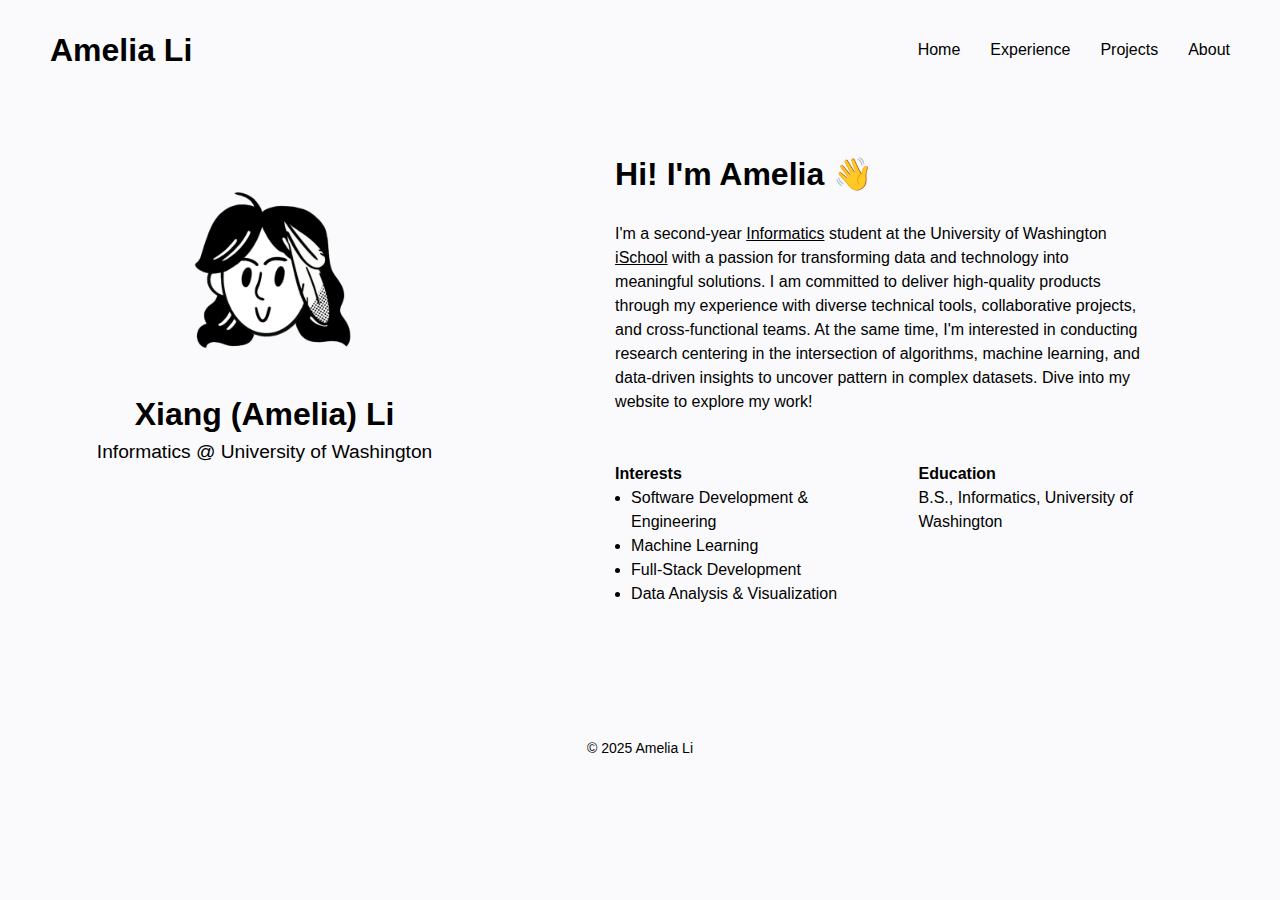
<file: index.html>
<!DOCTYPE html>
<html lang="en">
<head>
    <meta charset="utf-8">
    <meta name="author" content="Amelia Li">
    <meta name="description" content="Amelia Li's Portfolio">
    <title>Amelia Li</title>
    <link rel="stylesheet" href="css/style.css">
    <link rel="icon" href="img/notion.png" type="image/x-icon">
    <meta name="viewport" content="width=device-width, initial-scale=1, shrink-to-fit=no">
</head>

<body>
    <nav>
        <div class="logo">
            <h1><a href="https://ameliali.com/">Amelia Li</a></h1>
        </div>

        <ul id="menuList">
            <li><a href="index.html">Home</a></li>
            <li><a href="experience.html">Experience</a></li>
            <li><a href="projects.html">Projects</a></li>
            <li><a href="about.html">About</a></li>
        </ul>

        <div class="menu-icon">
            <img src="img/notion.png" alt="menu" onclick="toggleMenu()">
        </div>
    </nav>

    <script>
        let menuList = document.getElementById("menuList")
        menuList.style.maxHeight = "0px";

        function toggleMenu() {
            if (menuList.style.maxHeight == "0px")
            {
                menuList.style.maxHeight = "300px";
            }
            else {
                menuList.style.maxHeight = "0px";
            }
        }
        
    </script>


    <main class="split-page">
        <div class="sec1">
            <img src="img/notion.png" alt="Amelia Li Profile Picture" class="profilepic">
            <p class="name">Xiang (Amelia) Li</p>
            <p>Informatics @ University of Washington</p>

            <br>

            <div class="icons">
                <!-- <a href="https://github.com/amelial9" target="_blank"><img src="img/GitHub.png" alt="GitHub link" class="iconlinks"></a>
                <a href="https://www.linkedin.com/in/amelial9/" target="_blank"><img src="img/LinkedIn Circled.png" alt="LinkedIn link" class="iconlinks"></a>
                <a href="mailto:amelial9@uw.edu"><img src="img/Circled Envelope.png" alt="Email link" class="iconlinks"></a> -->
            </div>
        </div>

        <div class="break">
            <br>
            <br>
            <br>
        </div>

        <div class="sec2">
            <h1>Hi! I'm Amelia 👋</h1>
            <br>
            <p class="intro">
                I'm a second-year <a href="https://ischool.uw.edu/programs/informatics/what-is-informatics" target="_blank">Informatics</a> student at the University of Washington <a href="https://ischool.uw.edu/about" target="_blank">iSchool</a> with a passion for transforming data and technology into meaningful solutions. I am committed to deliver high-quality products through my experience with diverse technical tools, collaborative projects, and cross-functional teams. At the same time, I'm interested in conducting research centering in the intersection of algorithms, machine learning, and data-driven insights to uncover pattern in complex datasets. Dive into my website to explore my work!
            </p>
            
            <br>
            <br>

            <div class="subsec">
                <div class="sub1">
                    <p class="descipTitle">Interests</p>
                    <ul>
                        <li>Software Development & Engineering</li>
                        <li>Machine Learning</li>
                        <li>Full-Stack Development</li>
                        <li>Data Analysis & Visualization</li>
                    </ul>
                </div>
                <div class="sub2">
                    <p class="descipTitle">Education</p>
                    <p>B.S., Informatics, University of Washington</p>
                </div>
            </div>
        </div>

    </main>

    <br>
    <br>
    <br>

    <footer style="text-align: center; padding: 10px; font-size: 14px; color: black;">
        <p>© 2025 Amelia Li</p>
    </footer>

</body>
</html>
</file>
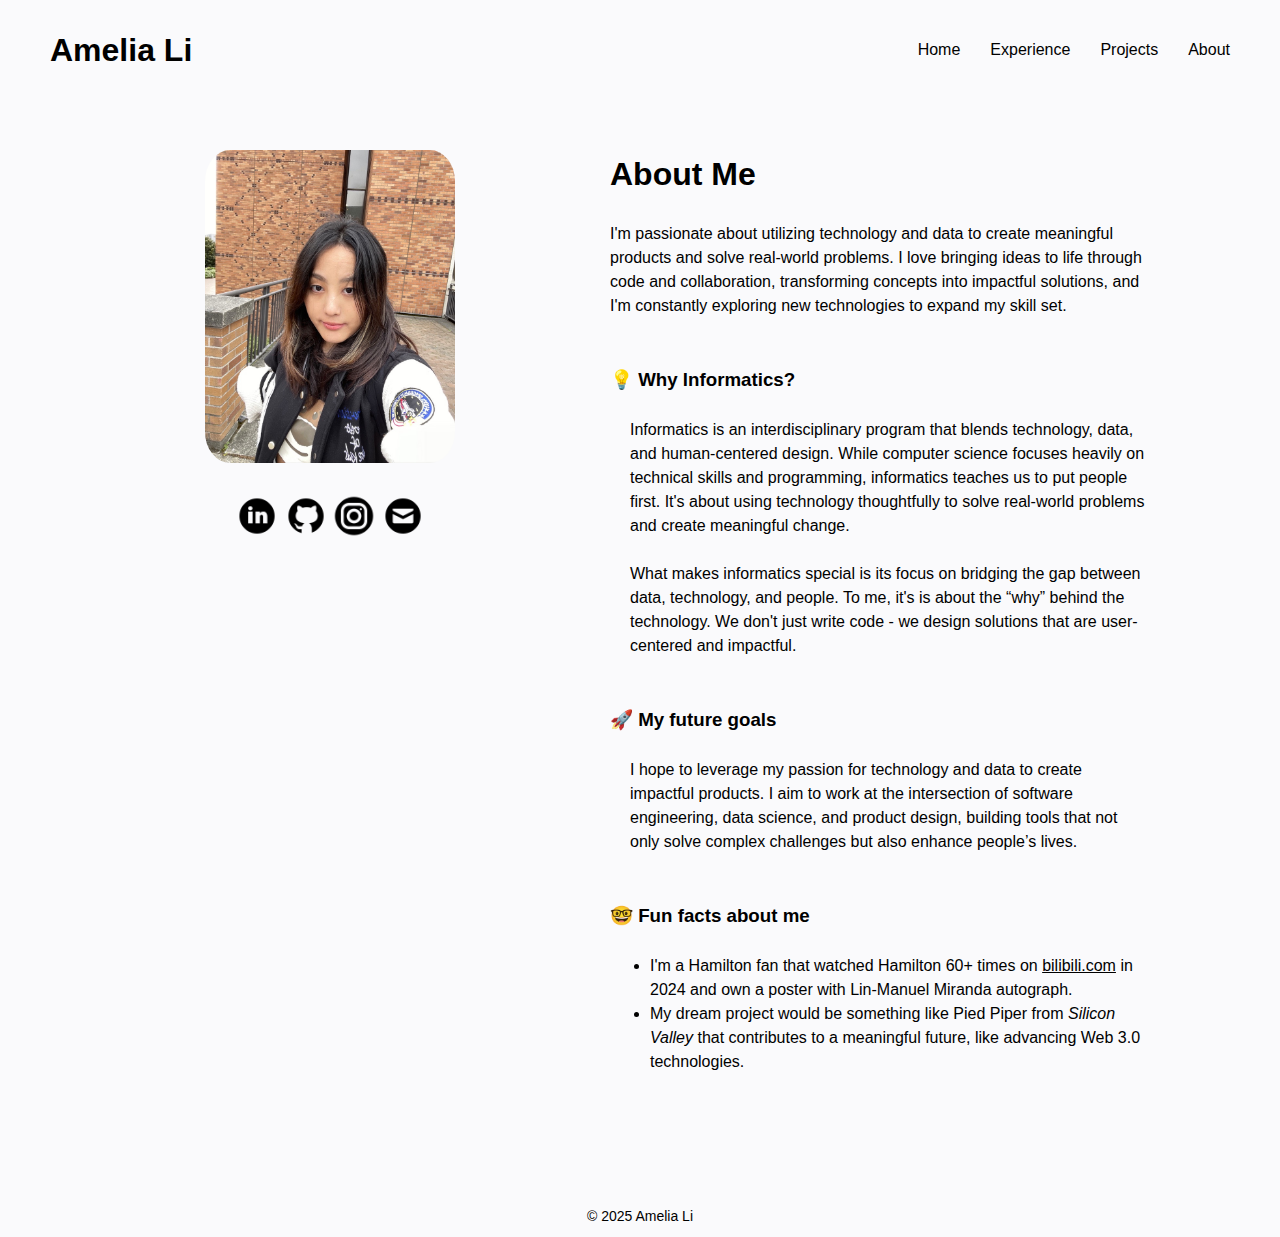
<file: about.html>
<!DOCTYPE html>
<html lang="en">
<head>
    <meta charset="utf-8">
    <meta name="author" content="Amelia Li">
    <meta name="description" content="Amelia Li's Portfolio">
    <title>About Amelia</title>
    <link rel="stylesheet" href="css/style.css">
    <link rel="icon" href="img/notion.png" type="image/x-icon">
    <meta name="viewport" content="width=device-width, initial-scale=1, shrink-to-fit=no">
</head>

<body>
    <nav>
        <div class="logo">
            <h1><a href="https://ameliali.com/">Amelia Li</a></h1>
        </div>
        
        <ul id="menuList">
            <li><a href="index.html">Home</a></li>
            <li><a href="experience.html">Experience</a></li>
            <li><a href="projects.html">Projects</a></li>
            <li><a href="about.html">About</a></li>
        </ul>

        <div class="menu-icon">
            <img src="img/notion.png" alt="menu" onclick="toggleMenu()">
        </div>
    </nav>

    <script>
        let menuList = document.getElementById("menuList")
        menuList.style.maxHeight = "0px";

        function toggleMenu() {
            if (menuList.style.maxHeight == "0px")
            {
                menuList.style.maxHeight = "300px";
            }
            else {
                menuList.style.maxHeight = "0px";
            }
        }
        
    </script>
    
    <main class="aboutpage split-page">
        <div class="sec1">
            <div class="mypic">
                <img src="img/me.jpg" alt="Amelia Li's picture">
            </div>

            <br>

            <div class="icons">
                <a href="https://www.linkedin.com/in/amelial9/" target="_blank"><img src="img/LinkedIn Circled.png" alt="LinkedIn link" class="iconlinks"></a>
                <a href="https://github.com/amelial9" target="_blank"><img src="img/GitHub.png" alt="GitHub link" class="iconlinks"></a>
                <a href="https://www.instagram.com/milyl9_/" target="_blank"><img src="img/Instagram Circle.png" alt="Instagram link" class="iconlinks"></a>
                <a href="mailto:amelial9@uw.edu"><img src="img/Circled Envelope.png" alt="Email link" class="iconlinks"></a>
            </div>
        </div>

        <div class="break">
            <br>
            <br>
            <br>
        </div>

        <div class="sec2">
            <h1>About Me</h1>
            <br>
            <p class="intro">
                I'm passionate about utilizing technology and data to create meaningful products and solve real-world problems. I love bringing ideas to life through code and collaboration, transforming concepts into impactful solutions, and I'm constantly exploring new technologies to expand my skill set.
            </p>
            
            <br>
            <br>

            <div class="aboutsec">
                <h3>💡 Why Informatics?</h3>
                <br>
                <p>
                    Informatics is an interdisciplinary program that blends technology, data, and human-centered design. While computer science focuses heavily on technical skills and programming, informatics teaches us to put people first. It's about using technology thoughtfully to solve real-world problems and create meaningful change.
                </p>
                <br>
                <p>
                    What makes informatics special is its focus on bridging the gap between data, technology, and people. To me, it's is about the “why” behind the technology. We don't just write code - we design solutions that are user-centered and impactful.
                </p>
            </div>

            <br>
            <br>

            <div class="aboutsec">
                <h3>🚀 My future goals</h3>
                <br>
                <p>
                    I hope to leverage my passion for technology and data to create impactful products. I aim to work at the intersection of software engineering, data science, and product design, building tools that not only solve complex challenges but also enhance people’s lives.
                </p>
            </div>
            
            <br>
            <br>

            <div class="aboutsec">
                <h3>🤓 Fun facts about me</h3>
                <br>
                <ul>
                    <li>
                        I'm a Hamilton fan that watched Hamilton 60+ times on <a href="https://www.bilibili.com/video/BV1RS4y1A7nV/?spm_id_from=333.1387.favlist.content.click" target="_blank">bilibili.com</a> in 2024 and own a poster with Lin-Manuel Miranda autograph.
                    </li>
                    <li>
                        My dream project would be something like Pied Piper from <i>Silicon Valley</i> that contributes to a meaningful future, like advancing Web 3.0 technologies.
                    </li>
                </ul>
            </div>

        </div>

    </main>

    <br>
    <br>
    <br>

    <footer style="text-align: center; padding: 10px; font-size: 14px; color: black;">
        <p>© 2025 Amelia Li</p>
    </footer>

</body>

</html>
</file>
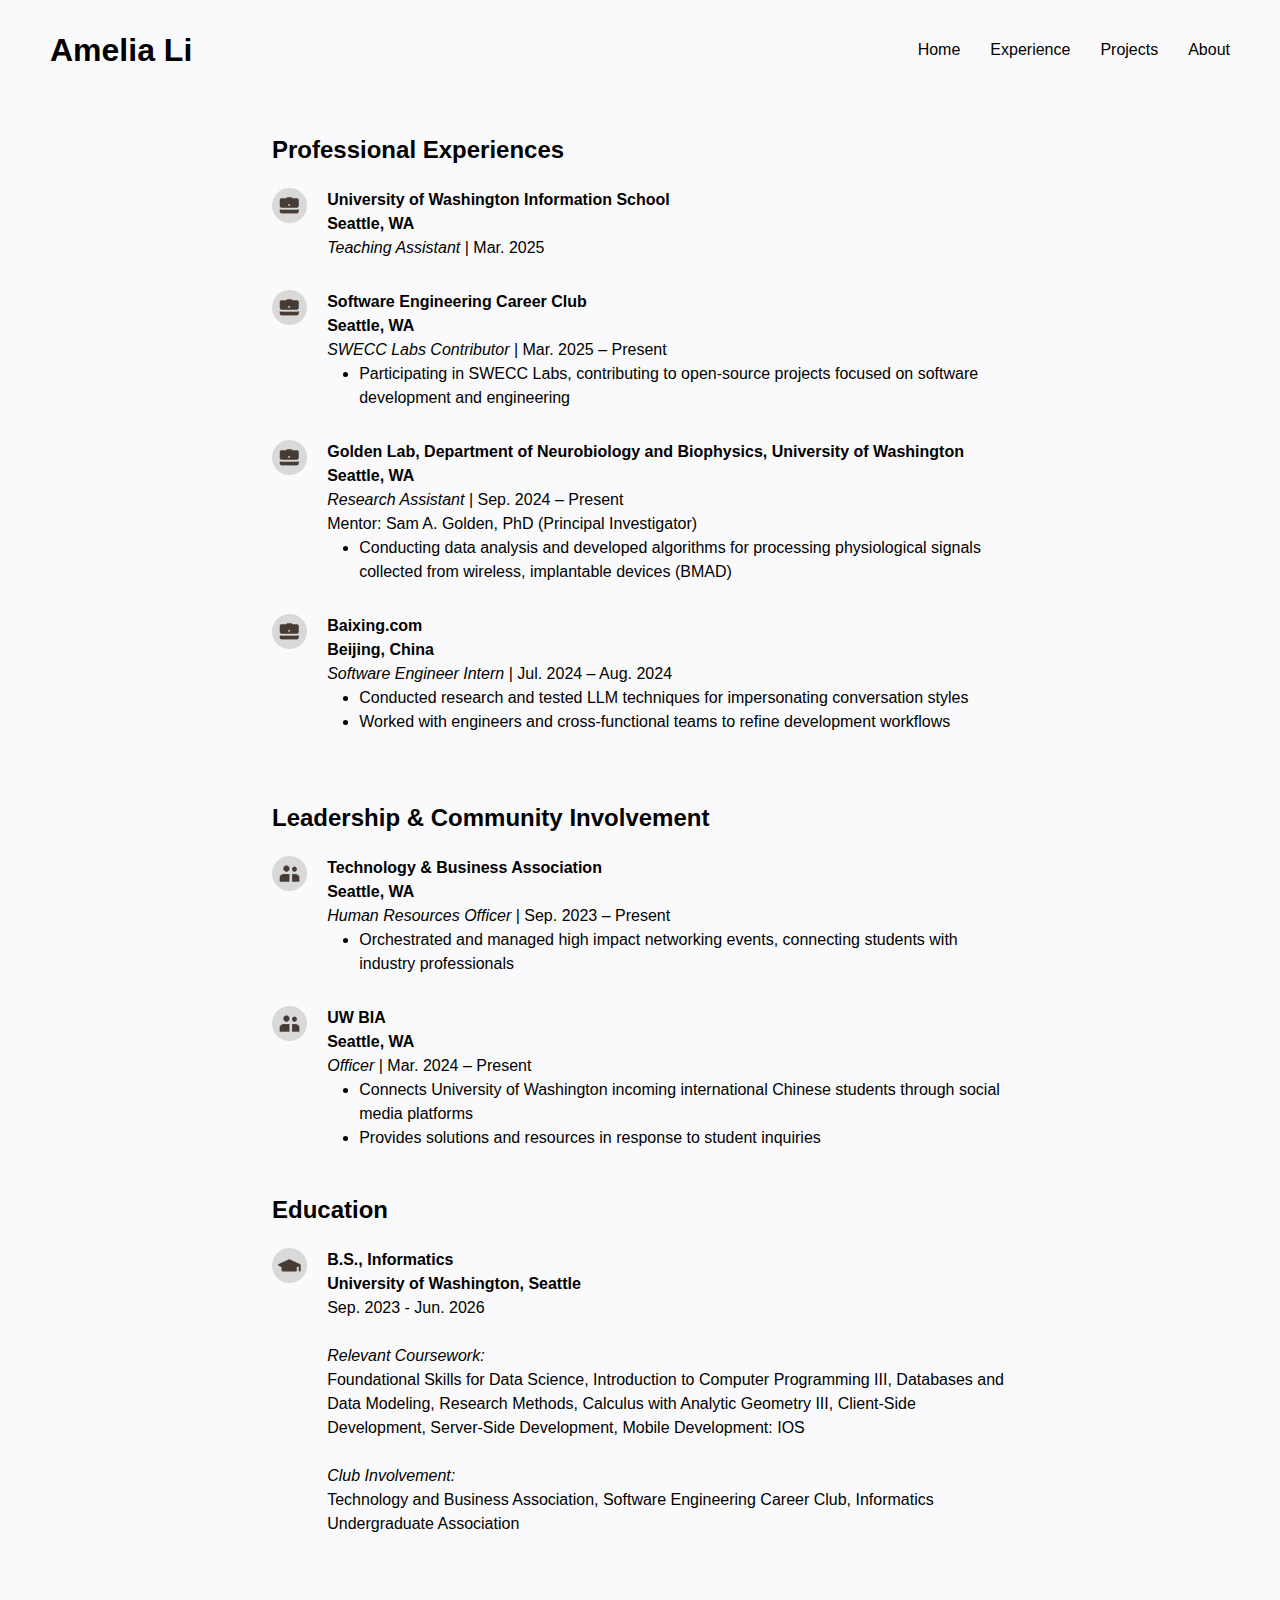
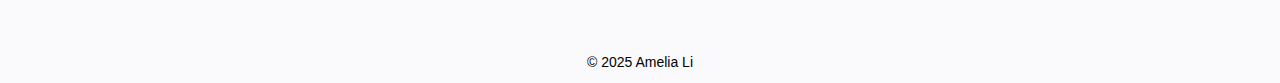
<file: experience.html>
<!DOCTYPE html>
<html lang="en">
<head>
    <meta charset="utf-8">
    <meta name="author" content="Amelia Li">
    <meta name="description" content="Amelia Li's Portfolio">
    <title>Amelia's Experiences</title>
    <link rel="stylesheet" href="css/style.css">
    <link rel="icon" href="img/notion.png" type="image/x-icon">
    <meta name="viewport" content="width=device-width, initial-scale=1, shrink-to-fit=no">

</head>

<body>
    <nav>
        <div class="logo">
            <h1><a href="https://ameliali.com/">Amelia Li</a></h1>
        </div>

        <ul id="menuList">
            <li><a href="index.html">Home</a></li>
            <li><a href="experience.html">Experience</a></li>
            <li><a href="projects.html">Projects</a></li>
            <li><a href="about.html">About</a></li>
        </ul>

        <div class="menu-icon">
            <img src="img/notion.png" alt="menu" onclick="toggleMenu()">
        </div>
    </nav>

    <script>
        let menuList = document.getElementById("menuList")
        menuList.style.maxHeight = "0px";

        function toggleMenu() {
            if (menuList.style.maxHeight == "0px")
            {
                menuList.style.maxHeight = "300px";
            }
            else {
                menuList.style.maxHeight = "0px";
            }
        }
        
    </script>
    

    <div class="experiences">
        <h2>Professional Experiences</h2>

        <div class="experience">
            <div class="experienceedge">
                <div class="experienceicon">
                    <img src="img/experience icon.png">
                </div>
            </div>
            <div class="experienceright">
                <div class="experienceHeadings">
                    <h4>University of Washington Information School</h4>
                    <p><span style="font-weight: 550;">Seattle, WA</span></p>
                    <p><i>Teaching Assistant</i> | Mar. 2025</p>
                </div>
                <div class="experienceContent">
                    <!-- <ul>
                        <li></li>
                    </ul> -->
                </div>
            </div>
        </div>

        <div class="experience">
            <div class="experienceedge">
                <div class="experienceicon">
                    <img src="img/experience icon.png">
                </div>
            </div>
            <div class="experienceright">
                <div class="experienceHeadings">
                    <h4>Software Engineering Career Club</h4>
                    <p><span style="font-weight: 550;">Seattle, WA</span></p>
                    <p><i>SWECC Labs Contributor</i> | Mar. 2025 – Present</p>
                </div>
                <div class="experienceContent">
                    <ul>
                        <li>Participating in SWECC Labs, contributing to open-source projects focused on software development and engineering</li>
                    </ul>
                </div>
            </div>
        </div>

        <div class="experience">
            <div class="experienceedge">
                <div class="experienceicon">
                    <img src="img/experience icon.png">
                </div>
            </div>
            <div class="experienceright">
                <div class="experienceHeadings">
                    <h4>Golden Lab, Department of Neurobiology and Biophysics, University of Washington</h4>
                    <p><span style="font-weight: 550;">Seattle, WA</span></p>
                    <p><i>Research Assistant</i> | Sep. 2024 – Present</p>
                </div>
                <div class="experienceContent">
                    <p>Mentor: Sam A. Golden, PhD (Principal Investigator)</p>
                    <ul>
                        <li>Conducting data analysis and developed algorithms for processing physiological signals collected from wireless, implantable devices (BMAD)</li>
                    </ul>
                </div>
            </div>
        </div>

        <div class="experience">
            <div class="experienceedge">
                <div class="experienceicon">
                    <img src="img/experience icon.png">
                </div>
            </div>
            <div class="experienceright">
                <div class="experienceHeadings">
                    <h4>Baixing.com</h4>
                    <p><span style="font-weight: 550;">Beijing, China</span></p>
                    <p><i>Software Engineer Intern</i> | Jul. 2024 – Aug. 2024</p>
                </div>
                <div class="experienceContent">
                    <ul>
                        <li>Conducted research and tested LLM techniques for impersonating conversation styles</li>
                        <li>Worked with engineers and cross-functional teams to refine development workflows</li>
                    </ul>
                    <br>
                </div>
            </div>
        </div>
    </div>

    <div class="experiences">
        <h2>Leadership & Community Involvement</h2>

        <div class="experience">
            <div class="experienceedge">
                <div class="experienceicon">
                    <img src="img/community icon.png">
                </div>
            </div>
            <div class="experienceright">
                <div class="experienceHeadings">
                    <h4>Technology & Business Association</h4>
                    <p><span style="font-weight: 550;">Seattle, WA</span></p>
                    <p><i>Human Resources Officer</i> | Sep. 2023 – Present</p>
                </div>
                <div class="experienceContent">
                    <ul>
                        <li>Orchestrated and managed high impact networking events, connecting students with industry professionals</li>
                    </ul>
                </div>
            </div>
        </div>

        <div class="experience">
            <div class="experienceedge">
                <div class="experienceicon">
                    <img src="img/community icon.png">
                </div>
            </div>
            <div class="experienceright">
                <div class="experienceHeadings">
                    <h4>UW BIA</h4>
                    <p><span style="font-weight: 550;">Seattle, WA</span></p>
                    <p><i>Officer</i> | Mar. 2024 – Present</p>
                </div>
                <div class="experienceContent">
                    <ul>
                        <li>Connects University of Washington incoming international Chinese students through social media platforms</li>
                        <li>Provides solutions and resources in response to student inquiries</li>
                    </ul>
                </div>
            </div>
        </div>
    </div>

    <div class="experiences">
        <h2>Education</h2>
        
        <div class="experience">
            <div class="experienceedge">
                <div class="experienceicon">
                    <img src="img/edu.png">
                </div>
            </div>
            <div class="experienceright">
                <div class="experienceHeadings">
                    <h4>B.S., Informatics</h4>
                    <p><span style="font-weight: 550;">University of Washington, Seattle</span></p>
                    <p>Sep. 2023 - Jun. 2026</p>
                </div>
                <br>
                <div class="experienceContent">
                    <p><i>Relevant Coursework:</i></p>
                    <p>Foundational Skills for Data Science, Introduction to Computer Programming III, Databases and Data Modeling, Research Methods, Calculus with Analytic Geometry III, Client-Side Development, Server-Side Development, Mobile Development: IOS</p>
                </div>
                <br>
                <div class="experienceContent">
                    <p><i>Club Involvement:</i></p>
                    <p>Technology and Business Association, Software Engineering Career Club, Informatics Undergraduate Association</p>
                </div>
            </div>
        </div>
    </div>

    <br>
    <br>
    <br>
    <br>

    <footer style="text-align: center; padding: 10px; font-size: 14px; color: black;">
        <p>© 2025 Amelia Li</p>
    </footer>
    
</body>

</html>
</file>
<file: css/style.css>
* {
    margin: 0;
    padding: 0;
    box-sizing: border-box;
    font-family: Arial !important;   
}

html,body {
    height: 100%;
    width: 100%;
    background-color: #FAFAFC;
}

body {
    line-height: 1.5;
    height: 100vh;
}

nav {
    padding: 50px 50px;
    display: flex;
    align-items: center;
    justify-content: space-between;
    position: relative;
    height: 70px;
    background: transparent;
}

.logo a {
    color: black;
    text-decoration: none;
}

.logo a:hover {
    color: black;
}

nav ul {
    display: flex;
    gap: 30px;
    align-items: center;
}

nav ul li {
    list-style-type: none;
}

nav ul li a {
    text-decoration: none;
    color: black;
}

.menu-icon {
    display: none;
}

#menuList {
    background-color: #FAFAFC;
}

.menu-icon img{
    width: 55px;
    height: 55px;
}

@media (max-width:768px) {
    nav ul {
        position: absolute;
        top: 70px;
        left: 0;
        right: 0;
        flex-direction: column;
        text-align: center;
        gap: 0;
        overflow: hidden;
    }
    nav ul li {
        padding: 20px;
    }
    .menu-icon {
        display: block;
    }
    #menuList {
        transition: all 0.5s;
    }
    
}

@media (min-width: 768px) {
    main.split-page {
        display: flex;
        flex-direction: row;
        gap: 20px;
        padding: 50px;
    }

    .sec1 {
        flex: 1;
        text-align: center;
        margin-left: 1rem;
    }

    .sec2 {
        flex: 1.75;
        text-align: left;
        margin-left: 2rem;
    }

    .sec2 h1 {
        margin-left: 0;
    }

    .sec2 p {
        margin-left: 0;
        margin-right: 5rem;
    }

    .subsec {
        flex-direction: row;
        justify-content: space-between;
        gap: 40px;
    }

    .sub1 ul {
        margin-left: 1rem;
    }

    /* experiences */

    .experiences {
        margin-left: 17rem !important;
        margin-right: 17rem !important;
    }

    .line1 img {
        height: 265px !important;
        width: 2px !important;
    }

    .line2 img {
        height: 215px !important;
        width: 2px !important;
    }

    .line3 img {
        height: 235px !important;
        width: 2px !important;
    }

    /* about */
    .aboutpage .sec1 {
        align-items: right;
        margin-left: 80px !important;
    }    

}


/* sec1 */

.sec1 {
    display: flex;
    flex-direction: column;
    align-items: center;
}

.profilepic {
    width: 15em;
    height: 15em;
    border-radius: 50%;
    object-fit: cover;
}

main div p.name {
    font-size: 2em;
    font-weight: bold;
}

main div p {
    font-size: 1.2em;
}

.iconlinks {
    width: 2.75em;
    height:2.75em;
}

/* sec2 */

.sec2 h1,
.sec2 p {
    margin-left: 5rem;
    margin-right: 5rem
}

.sec2 p {
    font-size: 1em;
}

.subsec {
    display: flex;
    flex-direction: row;
}

.subsec .descipTitle {
    font-size: 1em;
    font-weight: bold;
}

.sub1 {
    flex: 1;
}

.sub2 {
    flex: 1;
}

.sub1 ul{
    margin-left: 6rem;
    font-size: 1em;
}

.sub2 p{
    margin-left: 1rem;
    font-size: 1em;
}

.sec2 a {
    color: black;
}

a:hover {
    color: #d7d3bf;
}


/* experiences */

.experiences h2 {
    align-self: flex-start;
    width: 100%;
    text-align: left;
}

.experiences {
    max-width: 100%;
    display: flex;
    flex-direction: column;
    gap: 20px;
    align-items: flex-start;
    justify-content: center;
    margin-top: 2rem;
    margin-left: 4rem;
    margin-right: 4rem;
}

.experience {
    display: flex;
    align-items: center;
    display: flex;
    align-items: flex-start;
    gap: 20px;
    margin-bottom: 10px;
}

.experienceContent ul {
    margin-left: 2rem;
}

.experienceicon img {
    width: 2.2em;
    height:2.2em;
}

.line1,
.line2,
.line3 {
    padding-left: 16px;
}

.line1 img {
    height: 525px;
    width: 2px;
}

.line2 img {
    height: 435px;
    width: 2px;
}

.line3 img {
    height: 375px;
    width: 2px;
}

/* projects */
.projects {
    display: flex;
    flex-wrap: wrap;
    justify-content: center;
    gap: 5rem;
    margin-top: 2rem;
    margin-left: 2rem;
    margin-right: 2rem;
    margin-bottom: 5rem;
}

.projectpagetitle {
    margin-left: 3.7rem;
}

.project {
    display: flex;
    flex-direction: column;
    max-width: 385px;
    max-height: 400px;
}

.projectpic img {
    max-width: 385px;
    max-height: 216px;
    display: block;
    border-top-left-radius: 20px;
    border-top-right-radius: 20px;
    border-bottom-left-radius: 20px;
    border-bottom-right-radius: 20px;
    margin-bottom: 0.9rem;
}

.project p {
    font-size: 1rem;
    margin-top: 0.9rem;
}

.projectlinks {
    display: flex;
    flex-direction: row;
    gap: 15px;
    margin-top: 5px;
}

.projectlink img {
    width: 35px;
    height: 35px;
}

.projectlink ion-icon {
    width: 33px;
    height: 33px;
    padding-top: 1px;
}

.projectlink p {
    font-size: 0.9rem;
    margin-top: 7px;
    color: black;
}

.projectlink a {
    color: black;
}

.project a {
    color: black;
}

a:hover {
    color: #d7d3bf;
}

.researchVid {
    width: 100%;
    max-width: 400px;
    height: auto;
}

/* about */

.mypic img {
    width: 250px;
    height: 300;
    border-radius: 10%;
}

.aboutpage .sec2 {
    margin-left: -40px !important;
}

.aboutpage .sec2 .aboutsec{
    margin-left: 80px;
}

.aboutpage .sec2 .aboutsec p{
    margin-left: 20px;
}

.aboutpage .sec2 .aboutsec ul{
    margin-left: 40px;
    margin-right: 80px;
}
</file>
